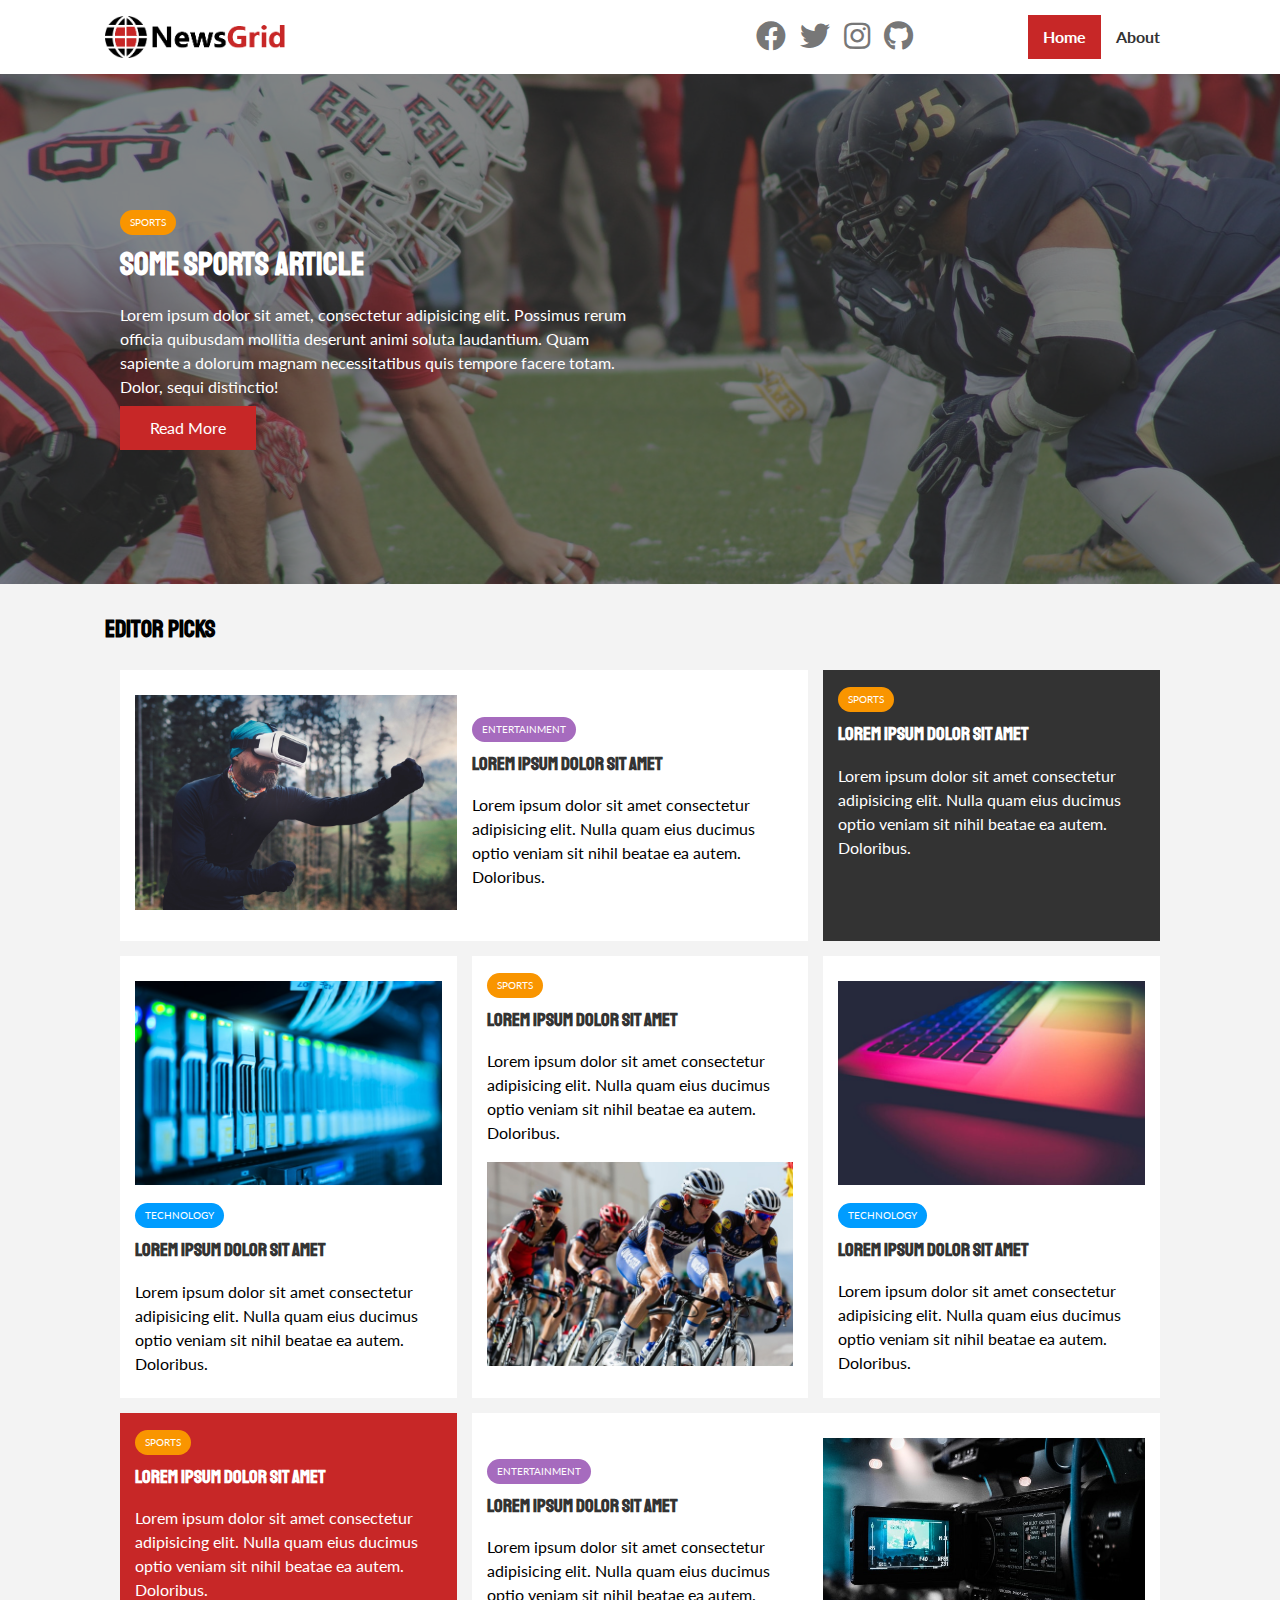
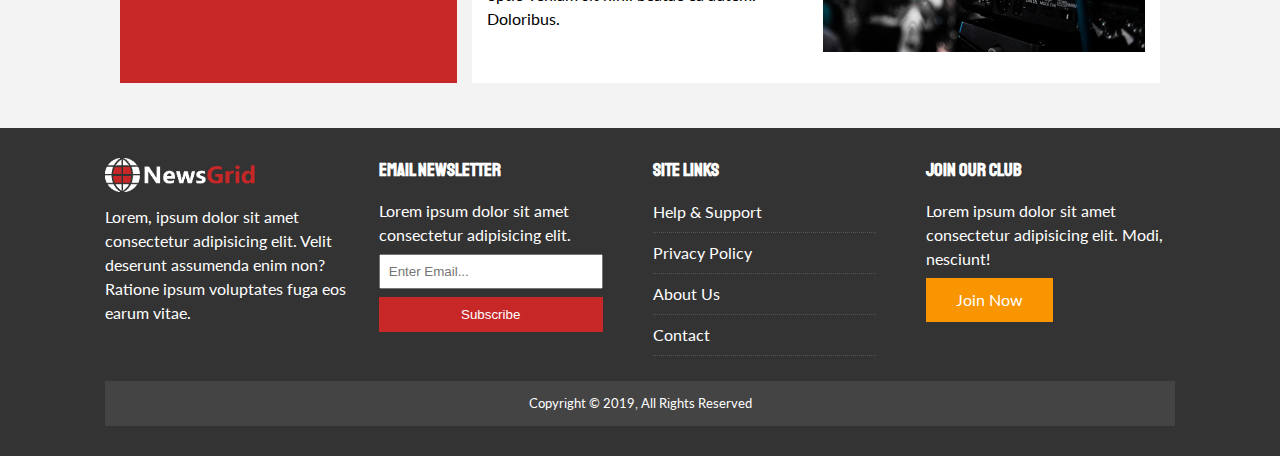
<file: index.html>
<!DOCTYPE html>
<html lang="en">
<head>
  <meta charset="UTF-8">
  <meta http-equiv="X-UA-Compatible" content="IE=edge">
  <meta name="viewport" content="width=device-width, initial-scale=1.0">
  <!-- Main Style -->
  <link rel="stylesheet" href="css/style.css">
  <!-- Responsive Media -->
  <link rel="stylesheet" media="screen and (max-width: 768px)" href="css/mobile.css">
  <!-- Font Awesome file -->
  <link rel="stylesheet" href="css/all.min.css">
  <!-- Google Font -->
  <link rel="preconnect" href="https://fonts.googleapis.com">
  <link rel="preconnect" href="https://fonts.gstatic.com" crossorigin>
  <link href="https://fonts.googleapis.com/css2?family=Lato&display=swap" rel="stylesheet">
  <link rel="preconnect" href="https://fonts.googleapis.com">
  <link rel="preconnect" href="https://fonts.gstatic.com" crossorigin>
  <link href="https://fonts.googleapis.com/css2?family=Lato&family=Staatliches&display=swap" rel="stylesheet">
  <!-- Shortcut Icon -->
  <link rel="shortcut icon" type="image/x-icon" href="favicon.ico">
  <title>NewsGrid | Latest News</title>
</head>
<body>

  <nav>
    <div class="container">
      <a href="index.html"><img class="logo" src="img/logo.png" alt="Our Logo"></a>
      <div class="bars">
        <span></span>
        <span></span>
        <span></span>
      </div>
      <div class="social-media">
        <a href="https://www.facebook.com/basel.h.alsharif" target="_blank"><i class="fab fa-facebook"></i></a>
        <a href="https://twitter.com/basel__sh" target="_blank"><i class="fab fa-twitter"></i></a>
        <a href="https://www.instagram.com/its.__.basel/" target="_blank"><i class="fab fa-instagram"></i></a>
        <a href="https://github.com/basel-01" target="_blank"><i class="fab fa-github"></i></a>
      </div>
      <ul>
        <li><a class="current" href="index.html">Home</a></li>
        <li><a href="about.html">About</a></li>
      </ul>
    </div>
  </nav>

  <header class="showcase">
    <div class="container">
      <div class="showcase-content">
        <div class="category category-sport">sports</div>
        <h1>Some Sports Article</h1>
        <p>Lorem ipsum dolor sit amet, consectetur adipisicing elit. Possimus rerum officia quibusdam mollitia deserunt animi soluta laudantium.
          Quam sapiente a dolorum magnam necessitatibus quis tempore facere totam. Dolor, sequi distinctio!</p>
        <a href="article.html" class="btn btn-primary">Read More</a>
      </div>
    </div>
  </header>

  <section class="home-articles">
    <div class="container">
      <h2>Editor Picks</h2>
      <div class=" card articles-holder">
        <article class="card hr-article">
          <a href="article.html"><img src="img/articles/ent1.jpg" alt="image"></a>
          <div>
            <a href="article.html"><div class="category category-entertainment">entertainment</div></a>
            <h3><a href="article.html">Lorem ipsum dolor sit amet</a></h3>
            <p>Lorem ipsum dolor sit amet consectetur adipisicing elit. Nulla quam eius ducimus optio veniam sit nihil beatae ea autem. Doloribus.</p>
          </div>
        </article>
        <article class="card bg-dark">
          <a href="article.html"><div class="category category-sport">sports</div></a>
          <h3><a href="article.html">Lorem ipsum dolor sit amet</a></h3>
          <p>Lorem ipsum dolor sit amet consectetur adipisicing elit. Nulla quam eius ducimus optio veniam sit nihil beatae ea autem. Doloribus.</p>
        </article>
        <article class="card">
          <a href="article.html"><img src="img/articles/tech1.jpg" alt="image"></a>
          <div>
            <a href="article.html"><div class="category category-technology">technology</div></a>
            <h3><a href="article.html">Lorem ipsum dolor sit amet</a></h3>
            <p>Lorem ipsum dolor sit amet consectetur adipisicing elit. Nulla quam eius ducimus optio veniam sit nihil beatae ea autem. Doloribus.</p>
          </div>
        </article>
        <article class="card">
          <div>
            <a href="article.html"><div class="category category-sport">sports</div></a>
            <h3><a href="article.html">Lorem ipsum dolor sit amet</a></h3>
            <p>Lorem ipsum dolor sit amet consectetur adipisicing elit. Nulla quam eius ducimus optio veniam sit nihil beatae ea autem. Doloribus.</p>
          </div>
          <a href="article.html"><img src="img/articles/sports1.jpg" alt="image"></a>
        </article>
        <article class="card">
          <a href="article.html"><img src="img/articles/tech2.jpg" alt="image"></a>
          <div>
            <a href="article.html"><div class="category category-technology">technology</div></a>
            <h3><a href="article.html">Lorem ipsum dolor sit amet</a></h3>
            <p>Lorem ipsum dolor sit amet consectetur adipisicing elit. Nulla quam eius ducimus optio veniam sit nihil beatae ea autem. Doloribus.</p>
          </div>
        </article>
        <article class="card bg-primary">
          <a href="article.html"><div class="category category-sport">sports</div></a>
          <h3><a href="article.html">Lorem ipsum dolor sit amet</a></h3>
          <p>Lorem ipsum dolor sit amet consectetur adipisicing elit. Nulla quam eius ducimus optio veniam sit nihil beatae ea autem. Doloribus.</p>
        </article>
        <article class="card hr-article">
          <div>
            <a href="article.html"><div class="category category-entertainment">entertainment</div></a>
            <h3><a href="article.html">Lorem ipsum dolor sit amet</a></h3>
            <p>Lorem ipsum dolor sit amet consectetur adipisicing elit. Nulla quam eius ducimus optio veniam sit nihil beatae ea autem. Doloribus.</p>
          </div>
          <a href="article.html"><img src="img/articles/ent2.jpg" alt="image"></a>
        </article>
      </div>
    </div>
  </section>

  <footer>
    <div class="container">
      <div class="box">
        <img class="logo" src="img/logo_light.png" alt="logo">
        <p>Lorem, ipsum dolor sit amet consectetur adipisicing elit. Velit deserunt assumenda enim non? Ratione ipsum voluptates fuga eos earum vitae.</p>
      </div>
      <div class="box">
        <h3>Email Newsletter</h3>
        <p>Lorem ipsum dolor sit amet consectetur adipisicing elit.</p>
        <form>
          <input type="email" placeholder="Enter Email...">
          <input class="btn btn-primary" type="submit" value="Subscribe">
        </form>
      </div>
      <div class="box">
        <h3>Site Links</h3>
        <ul class="list">
          <li><a href="#">Help & Support</a></li>
          <li><a href="#">Privacy Policy</a></li>
          <li><a href="#">About Us</a></li>
          <li><a href="#">Contact</a></li>
        </ul>
      </div>
      <div class="box">
        <h3>Join Our Club</h3>
        <p>Lorem ipsum dolor sit amet consectetur adipisicing elit. Modi, nesciunt!</p>
        <a class="btn btn-secondary" href="#">Join Now</a>
      </div>
      <div>
        Copyright © 2019, All Rights Reserved
      </div>
    </div>
  </footer>

  <script src="js/main.js"></script>
</body>
</html>
</file>
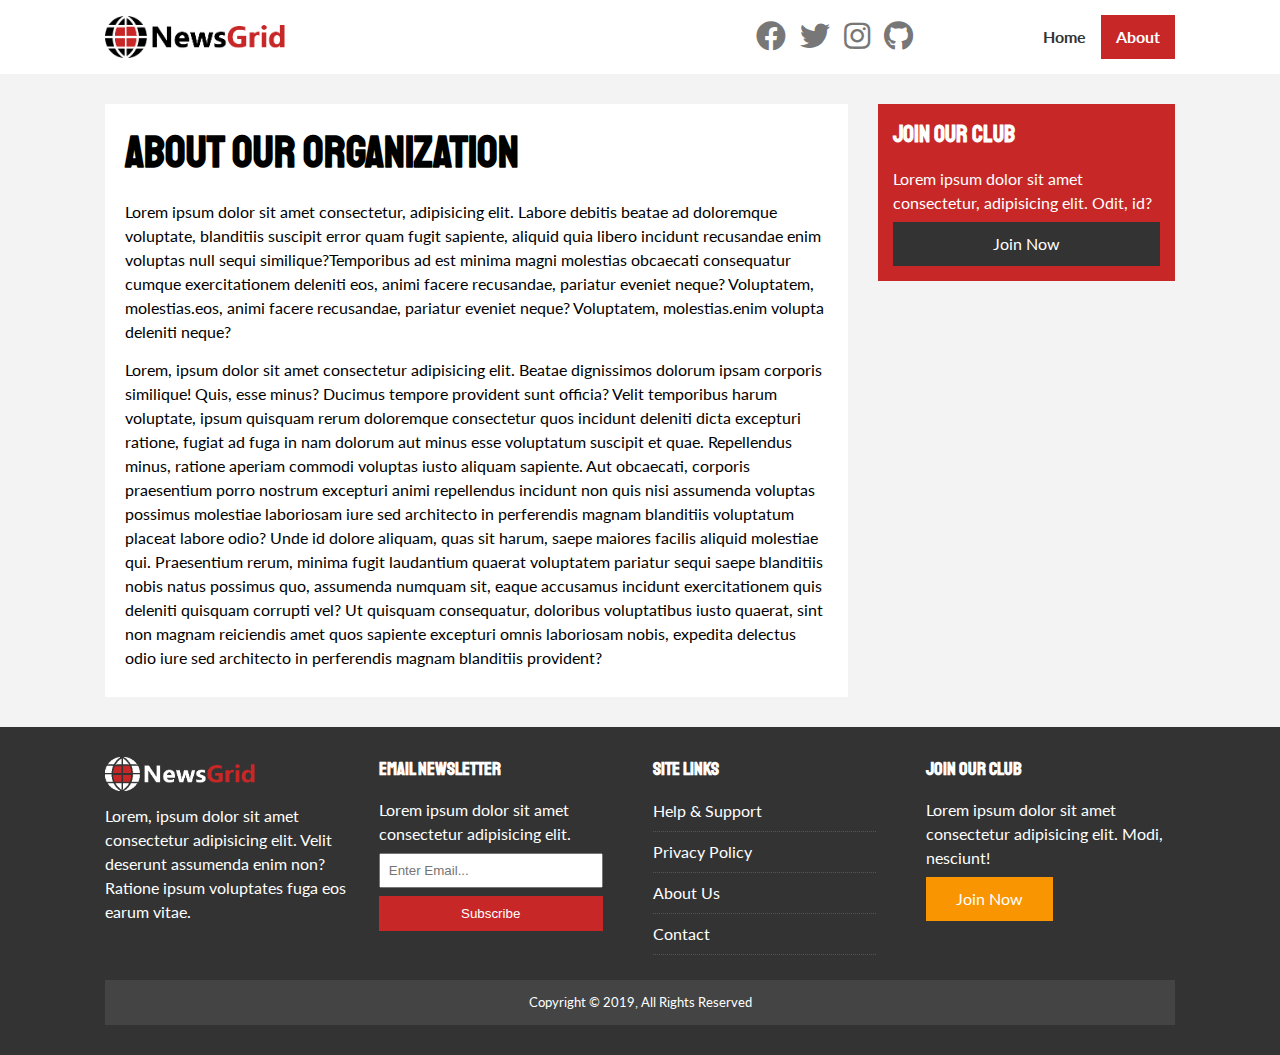
<file: about.html>
<!DOCTYPE html>
<html lang="en">
<head>
  <meta charset="UTF-8">
  <meta http-equiv="X-UA-Compatible" content="IE=edge">
  <meta name="viewport" content="width=device-width, initial-scale=1.0">
  <!-- Main Style -->
  <link rel="stylesheet" href="css/style.css">
  <!-- Responsive Media -->
  <link rel="stylesheet" media="screen and (max-width: 768px)" href="css/mobile.css">
  <!-- Font Awesome file -->
  <link rel="stylesheet" href="css/all.min.css">
  <!-- Google Font -->
  <link rel="preconnect" href="https://fonts.googleapis.com">
  <link rel="preconnect" href="https://fonts.gstatic.com" crossorigin>
  <link href="https://fonts.googleapis.com/css2?family=Lato&display=swap" rel="stylesheet">
  <link rel="preconnect" href="https://fonts.googleapis.com">
  <link rel="preconnect" href="https://fonts.gstatic.com" crossorigin>
  <link href="https://fonts.googleapis.com/css2?family=Lato&family=Staatliches&display=swap" rel="stylesheet">
  <!-- Shortcut Icon -->
  <link rel="shortcut icon" type="image/x-icon" href="favicon.ico">
  <title>NewsGrid | About</title>
</head>
<body>

  <nav>
    <div class="container">
      <a href="index.html"><img class="logo" src="img/logo.png" alt="Our Logo"></a>
      <div class="bars">
        <span></span>
        <span></span>
        <span></span>
      </div>
      <div class="social-media">
        <a href="https://www.facebook.com/basel.h.alsharif" target="_blank"><i class="fab fa-facebook"></i></a>
        <a href="https://twitter.com/basel__sh" target="_blank"><i class="fab fa-twitter"></i></a>
        <a href="https://www.instagram.com/its.__.basel/" target="_blank"><i class="fab fa-instagram"></i></a>
        <a href="https://github.com/basel-01" target="_blank"><i class="fab fa-github"></i></a>
      </div>
      <ul>
        <li><a href="index.html">Home</a></li>
        <li><a class="current" href="about.html">About</a></li>
      </ul>
    </div>
  </nav>
  
  <section class="about">
    <div class="container">
      <div class="page-container">
        <div class="about-content">
          <h1 class="l-heading">About Our Organization</h1>
          <p>
            Lorem ipsum dolor sit amet consectetur, adipisicing elit. Labore debitis beatae ad doloremque voluptate,
            blanditiis suscipit error quam fugit sapiente, aliquid quia libero incidunt recusandae enim voluptas null
            sequi similique?Temporibus ad est minima magni molestias obcaecati consequatur cumque exercitationem deleniti
            eos, animi facere recusandae, pariatur eveniet neque? Voluptatem, molestias.eos, animi facere recusandae, pariatur
            eveniet neque? Voluptatem, molestias.enim volupta deleniti neque?
          </p>
          <p>
            Lorem, ipsum dolor sit amet consectetur adipisicing elit. Beatae dignissimos dolorum ipsam corporis similique! Quis,
            esse minus? Ducimus tempore provident sunt officia? Velit temporibus harum voluptate, ipsum quisquam rerum doloremque
            consectetur quos incidunt deleniti dicta excepturi ratione, fugiat ad fuga in nam dolorum aut minus esse voluptatum
            suscipit et quae. Repellendus minus, ratione aperiam commodi voluptas iusto aliquam sapiente. Aut obcaecati, corporis
            praesentium porro nostrum excepturi animi repellendus incidunt non quis nisi assumenda voluptas possimus molestiae laboriosam
            iure sed architecto in perferendis magnam blanditiis voluptatum placeat labore odio? Unde id dolore aliquam, quas sit harum, saepe
            maiores facilis aliquid molestiae qui. Praesentium rerum, minima fugit laudantium quaerat voluptatem pariatur sequi saepe
            blanditiis nobis natus possimus quo, assumenda numquam sit, eaque accusamus incidunt exercitationem quis deleniti quisquam corrupti
            vel? Ut quisquam consequatur, doloribus voluptatibus iusto quaerat, sint non magnam reiciendis amet quos sapiente excepturi omnis laboriosam
            nobis, expedita delectus odio iure sed architecto in perferendis magnam blanditiis provident?
          </p>
        </div>
        <aside class="card bg-primary">
          <h2>Join Our Club</h2>
          <p>Lorem ipsum dolor sit amet consectetur, adipisicing elit. Odit, id?</p>
          <a class="btn btn-dark btn-block" href="#">Join Now</a>
        </aside>
      </div>
    </div>
  </section>

  <footer>
    <div class="container">
      <div class="box">
        <img class="logo" src="img/logo_light.png" alt="logo">
        <p>Lorem, ipsum dolor sit amet consectetur adipisicing elit. Velit deserunt assumenda enim non? Ratione ipsum voluptates fuga eos earum vitae.</p>
      </div>
      <div class="box">
        <h3>Email Newsletter</h3>
        <p>Lorem ipsum dolor sit amet consectetur adipisicing elit.</p>
        <form>
          <input type="email" placeholder="Enter Email...">
          <input class="btn btn-primary" type="submit" value="Subscribe">
        </form>
      </div>
      <div class="box">
        <h3>Site Links</h3>
        <ul class="list">
          <li><a href="#">Help & Support</a></li>
          <li><a href="#">Privacy Policy</a></li>
          <li><a href="#">About Us</a></li>
          <li><a href="#">Contact</a></li>
        </ul>
      </div>
      <div class="box">
        <h3>Join Our Club</h3>
        <p>Lorem ipsum dolor sit amet consectetur adipisicing elit. Modi, nesciunt!</p>
        <a class="btn btn-secondary" href="#">Join Now</a>
      </div>
      <div>
        Copyright © 2019, All Rights Reserved
      </div>
    </div>
  </footer>

  <script src="js/main.js"></script>
</body>
</html>
</file>
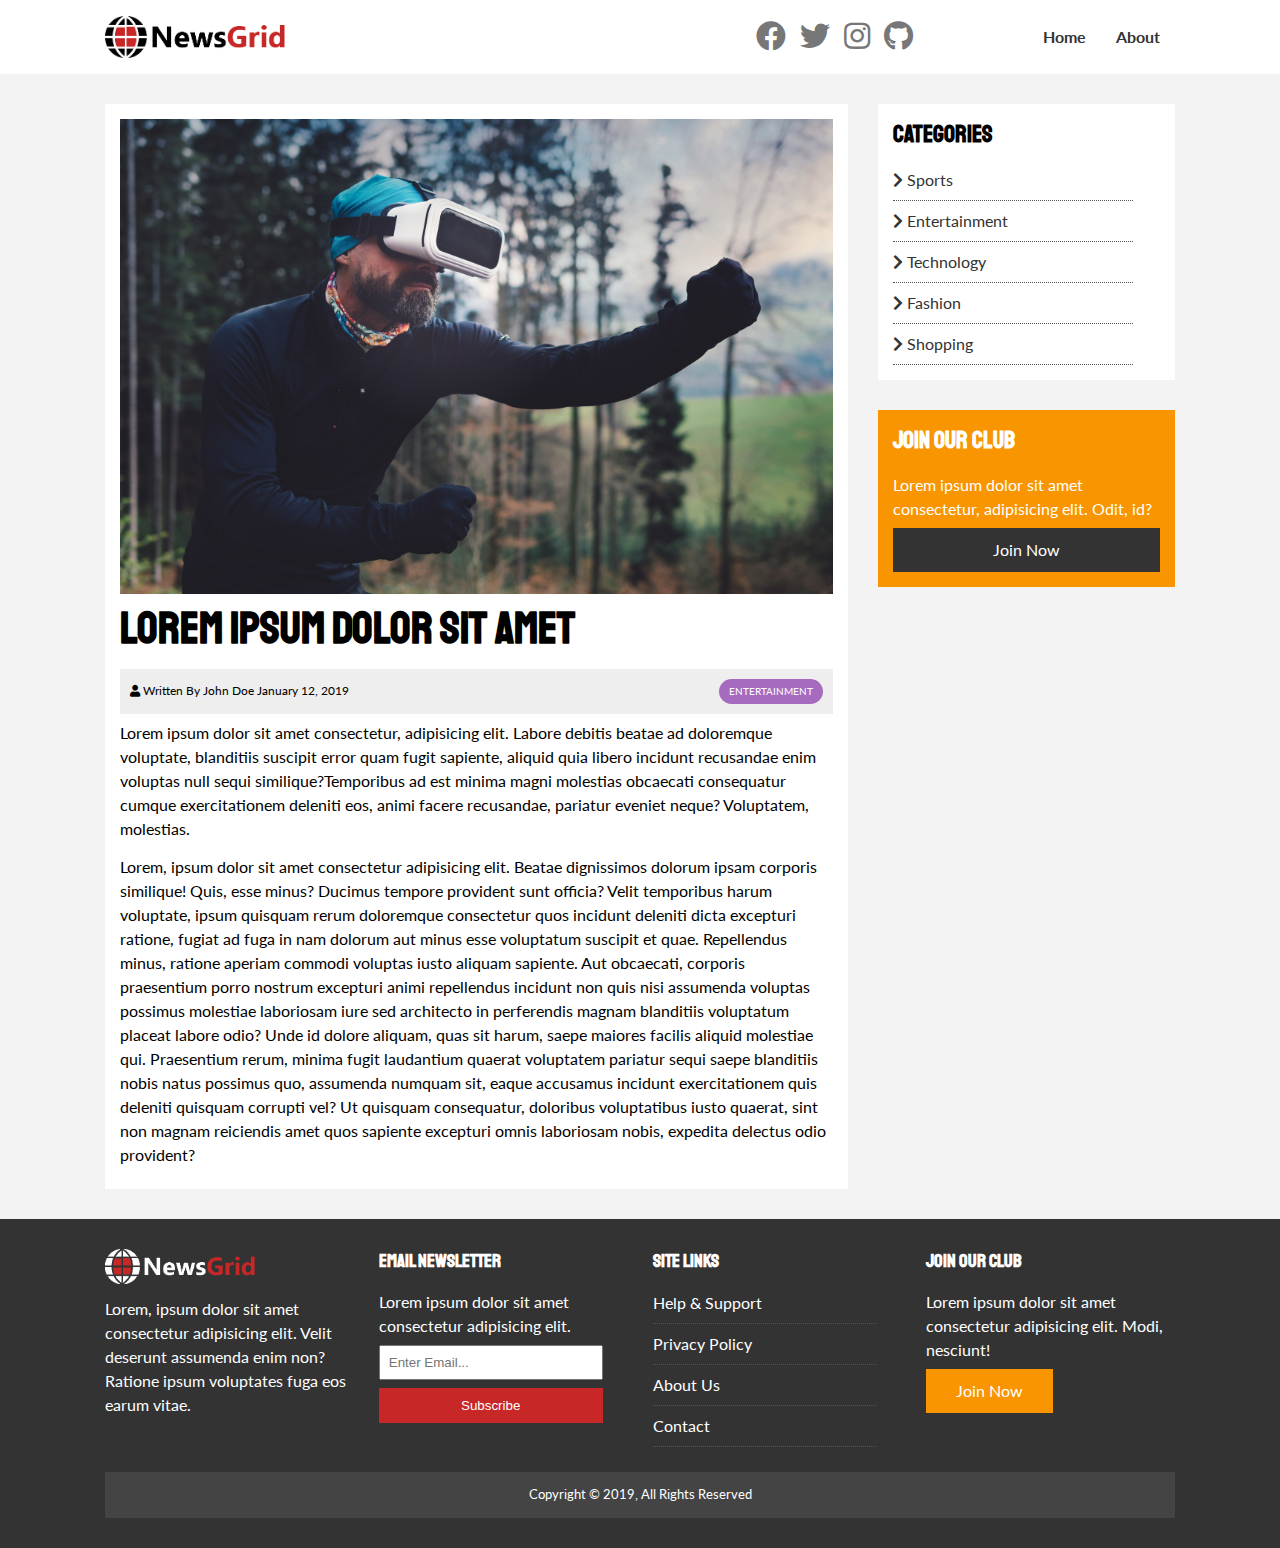
<file: article.html>
<!DOCTYPE html>
<html lang="en">
<head>
  <meta charset="UTF-8">
  <meta http-equiv="X-UA-Compatible" content="IE=edge">
  <meta name="viewport" content="width=device-width, initial-scale=1.0">
  <!-- Main Style -->
  <link rel="stylesheet" href="css/style.css">
  <!-- Responsive Mobile -->
  <link rel="stylesheet" media="screen and (max-width: 768px)" href="css/mobile.css">
  <!-- Font Awesome file -->
  <link rel="stylesheet" href="css/all.min.css">
  <!-- Google Font -->
  <link rel="preconnect" href="https://fonts.googleapis.com">
  <link rel="preconnect" href="https://fonts.gstatic.com" crossorigin>
  <link href="https://fonts.googleapis.com/css2?family=Lato&display=swap" rel="stylesheet">
  <link rel="preconnect" href="https://fonts.googleapis.com">
  <link rel="preconnect" href="https://fonts.gstatic.com" crossorigin>
  <link href="https://fonts.googleapis.com/css2?family=Lato&family=Staatliches&display=swap" rel="stylesheet">
  <!-- Shortcut Icon -->
  <link rel="shortcut icon" type="image/x-icon" href="favicon.ico">
  <title>NewsGrid | Article</title>
</head>
<body>

  <nav>
    <div class="container">
      <a href="index.html"><img class="logo" src="img/logo.png" alt="Our Logo"></a>
      <div class="bars">
        <span></span>
        <span></span>
        <span></span>
      </div>
      <div class="social-media">
        <a href="https://www.facebook.com/basel.h.alsharif" target="_blank"><i class="fab fa-facebook"></i></a>
        <a href="https://twitter.com/basel__sh" target="_blank"><i class="fab fa-twitter"></i></a>
        <a href="https://www.instagram.com/its.__.basel/" target="_blank"><i class="fab fa-instagram"></i></a>
        <a href="https://github.com/basel-01" target="_blank"><i class="fab fa-github"></i></a>
      </div>
      <ul>
        <li><a href="index.html">Home</a></li>
        <li><a href="about.html">About</a></li>
      </ul>
    </div>
  </nav>

  <section class="read-more">
    <div class="container">
      <div class="page-container">
        <div class="card read-content">
          <img src="img/articles/ent1.jpg" alt="">
          <h1 class="l-heading">Lorem ipsum dolor sit amet</h1>
          <div class="meta">
            <small><i class="fas fa-user"></i> Written By John Doe January 12, 2019</small>
            <div class="category category-entertainment">entertainment</div>
          </div>
          <p>
            Lorem ipsum dolor sit amet consectetur, adipisicing elit. Labore debitis beatae ad doloremque voluptate,
            blanditiis suscipit error quam fugit sapiente, aliquid quia libero incidunt recusandae enim voluptas null
            sequi similique?Temporibus ad est minima magni molestias obcaecati consequatur cumque exercitationem deleniti
            eos, animi facere recusandae, pariatur eveniet neque? Voluptatem, molestias.
          </p>
          <p>
            Lorem, ipsum dolor sit amet consectetur adipisicing elit. Beatae dignissimos dolorum ipsam corporis similique! Quis,
            esse minus? Ducimus tempore provident sunt officia? Velit temporibus harum voluptate, ipsum quisquam rerum doloremque
            consectetur quos incidunt deleniti dicta excepturi ratione, fugiat ad fuga in nam dolorum aut minus esse voluptatum
            suscipit et quae. Repellendus minus, ratione aperiam commodi voluptas iusto aliquam sapiente. Aut obcaecati, corporis
            praesentium porro nostrum excepturi animi repellendus incidunt non quis nisi assumenda voluptas possimus molestiae laboriosam
            iure sed architecto in perferendis magnam blanditiis voluptatum placeat labore odio? Unde id dolore aliquam, quas sit harum, saepe
            maiores facilis aliquid molestiae qui. Praesentium rerum, minima fugit laudantium quaerat voluptatem pariatur sequi saepe
            blanditiis nobis natus possimus quo, assumenda numquam sit, eaque accusamus incidunt exercitationem quis deleniti quisquam corrupti
            vel? Ut quisquam consequatur, doloribus voluptatibus iusto quaerat, sint non magnam reiciendis amet quos sapiente excepturi omnis laboriosam
            nobis, expedita delectus odio provident?
          </p>
        </div>
        <aside class="card">
          <div>
            <h2>Categories</h2>
            <ul class="list">
              <li><a href="#"><i class="fas fa-chevron-right"></i> Sports</a></li>
              <li><a href="#"><i class="fas fa-chevron-right"></i> Entertainment</a></li>
              <li><a href="#"><i class="fas fa-chevron-right"></i> Technology</a></li>
              <li><a href="#"><i class="fas fa-chevron-right"></i> Fashion</a></li>
              <li><a href="#"><i class="fas fa-chevron-right"></i> Shopping</a></li>
            </ul>
          </div>
        </aside>
        <aside class="card bg-secondary">
          <h2>Join Our Club</h2>
          <p>Lorem ipsum dolor sit amet consectetur, adipisicing elit. Odit, id?</p>
          <a class="btn btn-dark btn-block" href="#">Join Now</a>
        </aside>
      </div>
    </div>
  </section>

  <footer>
    <div class="container">
      <div class="box">
        <img class="logo" src="img/logo_light.png" alt="logo">
        <p>Lorem, ipsum dolor sit amet consectetur adipisicing elit. Velit deserunt assumenda enim non? Ratione ipsum voluptates fuga eos earum vitae.</p>
      </div>
      <div class="box">
        <h3>Email Newsletter</h3>
        <p>Lorem ipsum dolor sit amet consectetur adipisicing elit.</p>
        <form>
          <input type="email" placeholder="Enter Email...">
          <input class="btn btn-primary" type="submit" value="Subscribe">
        </form>
      </div>
      <div class="box">
        <h3>Site Links</h3>
        <ul class="list">
          <li><a href="#">Help & Support</a></li>
          <li><a href="#">Privacy Policy</a></li>
          <li><a href="#">About Us</a></li>
          <li><a href="#">Contact</a></li>
        </ul>
      </div>
      <div class="box">
        <h3>Join Our Club</h3>
        <p>Lorem ipsum dolor sit amet consectetur adipisicing elit. Modi, nesciunt!</p>
        <a class="btn btn-secondary" href="#">Join Now</a>
      </div>
      <div>
        Copyright © 2019, All Rights Reserved
      </div>
    </div>
  </footer>

  <script src="js/main.js"></script>
</body>
</html>
</file>
<file: css/mobile.css>
nav .social-media {
  display: none;
}
nav .container {
  grid-template-columns: repeat(2, 1fr);
  gap: 15px;
}
nav .container {
  gap: 0px;
}
nav .bars {
  width: 30px;
  height: 23px;
  justify-self: end;
  display: flex;
  flex-direction: column;
  justify-content: space-between;
  align-items: flex-end;
  cursor: pointer;
}
nav .bars span {
  display: block;
  background-color: #c72727;
  width: 100%;
  height: 3px;
}
nav .bars span:nth-child(2) {
  width: 75%;
  transition: 0.3s;
}
nav .bars:hover span:nth-child(2) {
  width: 100%;
}
nav ul {
  position: absolute;
  top: 72px;
  right: 15px;
  display: flex;
  flex-direction: column;
  overflow: hidden;
  height: 0;
  overflow: hidden;
  transition: 0.3s;
  border-radius: 10px;
}
nav ul a {
  width: 200px;
  background-color: var(--dark-color);
  color: #fff;
}
nav ul a.current:hover {
  background-color: var(--primary-color);
  color: #fff;
}
nav ul.show {
  height: 89px;
}

.home-articles .articles-holder {
  grid-template-columns: repeat(2, 1fr);
  align-items: center;
}
.home-articles .hr-article {
  grid-template-columns: 1fr;
  grid-column: span 1;
}
footer .box .btn-secondary {
  padding-left: 10px;
  padding-right: 10px;
}

@media (max-width: 600px) {
  .l-heading {
    font-size: 30px;
  }
  .showcase .container {
    height: fit-content;
  }
  .home-articles .articles-holder,
  .showcase .container,
  .home-articles .hr-article,
  footer .container,
  .page-container {
    grid-template-columns: 1fr;
  }
  .showcase .container {
    padding: 0;
  }
  footer .container > *:last-child {
    grid-column: span 1;
  }
  footer .container .box:first-child,
  footer .container .box:nth-child(2){
    border-bottom: 1px dotted #444;
    padding-bottom: 15px;
  }
  .page-container {
    text-align: center;
  }
  .page-container :first-child {
    grid-row: 1;
  }
  .list li {
    text-align: left;
  }
  footer .box .btn-secondary {
    padding-left: 30px;
    padding-right: 30px;
  }
}
</file>
<file: css/style.css>
/* Variables */
:root {
  --primary-color: #c72727;
  --secondary-color: #f99500;
  --light-color: #f3f3f3;
  --dark-color: #333;
  --max-width: 1100px;
  --section-padding: 30px 0;
}

/* Reset */
* {
  box-sizing: border-box;
  margin: 0;
  padding: 0;
}

/* Main Styleing */
body {
  background-color: var(--light-color);
  font-family: 'Lato', sans-serif;
  line-height: 1.5;
}
h1, h2, h3, h4, h5, h6 {
  font-family: 'Staatliches', cursive;
  padding-bottom: 10px;
  line-height: 1.3;
}
p {
  padding: 7px 0;
}
ul {
  list-style: none;
}
a {
  display: inline-block;
  color: var(--dark-color);
  text-decoration: none;
}
img {
  width: 100%;
}

/* Utility */
.container {
  max-width: var(--max-width);
  margin: auto;
  padding: 0 15px;
  overflow: hidden;
}
.l-heading {
  font-size: 45px;
}
.category {
  display: inline-block;
  color: #fff;
  font-size: 10px;
  padding: 5px 10px;
  border-radius: 30px;
  text-transform: uppercase;
  margin-bottom: 10px;
}
.category-sport { background-color: var(--secondary-color) }
.category-entertainment{ background-color: #a66bbe }
.category-technology { background-color: #009cff }
.btn {
  display: inline-block;
  border: none;
  background-color: var(--dark-color);
  color: #fff;
  padding: 10px 30px;
  transition: opacity 0.5s ease-in-out;
}
.btn-dark { background-color: var(--dark-color) }
.btn-primary { background-color: var(--primary-color) }
.btn-secondary { background-color: var(--secondary-color) }
.btn-block {
  display: block;
  width: 100%;
  text-align: center;
}
.btn:hover {
  opacity: 0.9;
}
.card {
  background-color: #fff;
  padding: 15px;
}
.bg-dark {
  background-color: var(--dark-color);
  color: #fff;
}
.bg-primary {
  background-color: var(--primary-color);
  color: #fff;
}
.bg-secondary {
  background-color: var(--secondary-color);
  color: #fff;
}
.bg-dark a,
.bg-primary a,
.bg-secondary a {
  color: #fff;
}
.list li {
  width: 90%;
  padding: 8px 0;
  border-bottom: 1px dotted #555;
}
.list a {
  color: #fff;
}
.list a:hover {
  color: var(--primary-color);
}
.page-container {
  display: grid;
  grid-template-columns: 5fr 2fr;
  gap: 30px;
}
.page-container :first-child {
  grid-row: 1 / span 3;
}

/* Scroll Bar */
::-webkit-scrollbar {
  width: 8px;
}
::-webkit-scrollbar-track {
  background-color: #fff;
  box-shadow: 0 0 1px #000 inset;
}
::-webkit-scrollbar-thumb {
  background-color: var(--primary-color);
  border-radius: 10px;
}

/* Header */
nav {
  background-color: #fff;
  position: sticky;
  top: 0;
  z-index: 2;
}
nav .container {
  padding: 15px;
  display: grid;
  grid-template-columns: 6fr 3fr 2fr;
  align-items: center;
}
nav .container > a {
  font-size: 0;
}
nav .logo {
  width: 180px;
}
nav .social-media {
  justify-self: center;
}
nav .social-media i {
  color: #777;
  font-size: 30px;
  padding: 0 5px;
  transition: 0.4s;
}
nav .social-media .fa-facebook:hover {
  color: #1877f2;
}
nav .social-media .fa-twitter:hover {
  color: #1da1f2;
}
nav .social-media .fa-instagram:hover{
  color: #fd1d1d;
}
nav .social-media .fa-github:hover {
  color: #24292f;
}
nav ul{
  justify-self: end;
  display: flex;
}
nav ul a {
  padding: 10px 15px;
  font-weight: bold;
}
nav ul a.current {
  background-color: var(--primary-color);
  color: #fff;
}
nav ul .current:hover {
  background-color: var(--light-color);
  color: var(--dark-color);
}
nav .bars {
  display: none;
}

/* Show Case */
.showcase {
  color: #fff;
  padding: 30px;
  background: url('../img/featured.jpg') no-repeat center center/cover ;
  position: relative;
  z-index: 1;
}
.showcase::before {
  content: "";
  position: absolute;
  background-color: #333;
  width: 100%;
  height: 100%;
  top: 0;
  left: 0;
  opacity: 0.6;
  z-index: -1;
}
.showcase .container{
  height: 50vh;
  padding: 30px;
  display: grid;
  grid-template-columns: repeat(2, 1fr);
  align-items: center;
}

/* Home Articles */
.home-articles {
  padding: var(--section-padding);
}
.home-articles .articles-holder {
  background-color: var(--light-color);
  display: grid;
  grid-template-columns: repeat(3, 1fr);
  gap: 15px;
}
.home-articles .hr-article {
  display: grid;
  grid-template-columns: repeat(2, 1fr);
  grid-column: span 2;
  gap: 15px;
  align-items: center;
}
.home-articles article  img {
  margin: 10px 0;
}
.home-articles a {
  display: block;
}

/* About */
.about {
  padding: var(--section-padding);
}
.about .about-content {
  background-color: #fff;
  padding: 20px;
}

/* Read More */
.read-more {
  padding: var(--section-padding);
}
.read-more .read-content .meta {
  background-color: #eee;
  font-size: 14px;
  padding: 10px;
  display: flex;
  justify-content: space-between;
  align-items: center;
}
.read-more .read-content .meta .category {
  margin: 0;
}
.read-more aside .list a {
  color: var(--dark-color);
}
.read-more aside .list a:hover {
  color: var(--primary-color);
}

/* Footer */
footer {
  background-color: var(--dark-color);
  color: #fff;
  padding: var(--section-padding);
}
footer .container {
  display: grid;
  grid-template-columns: repeat(4, 1fr);
  gap: 25px;
}
footer .logo {
  width: 150px;
}
footer input[type="email"] {
  outline: none;
  width: 90%;
  padding: 8px;
  margin-bottom: 8px;
}
footer input[type="submit"] {
  width: 90%;
}
footer .container > *:last-child {
  background-color: #444;
  grid-column: span 4;
  font-size: 13px;
  text-align: center;
  padding: 13px;
}
</file>
